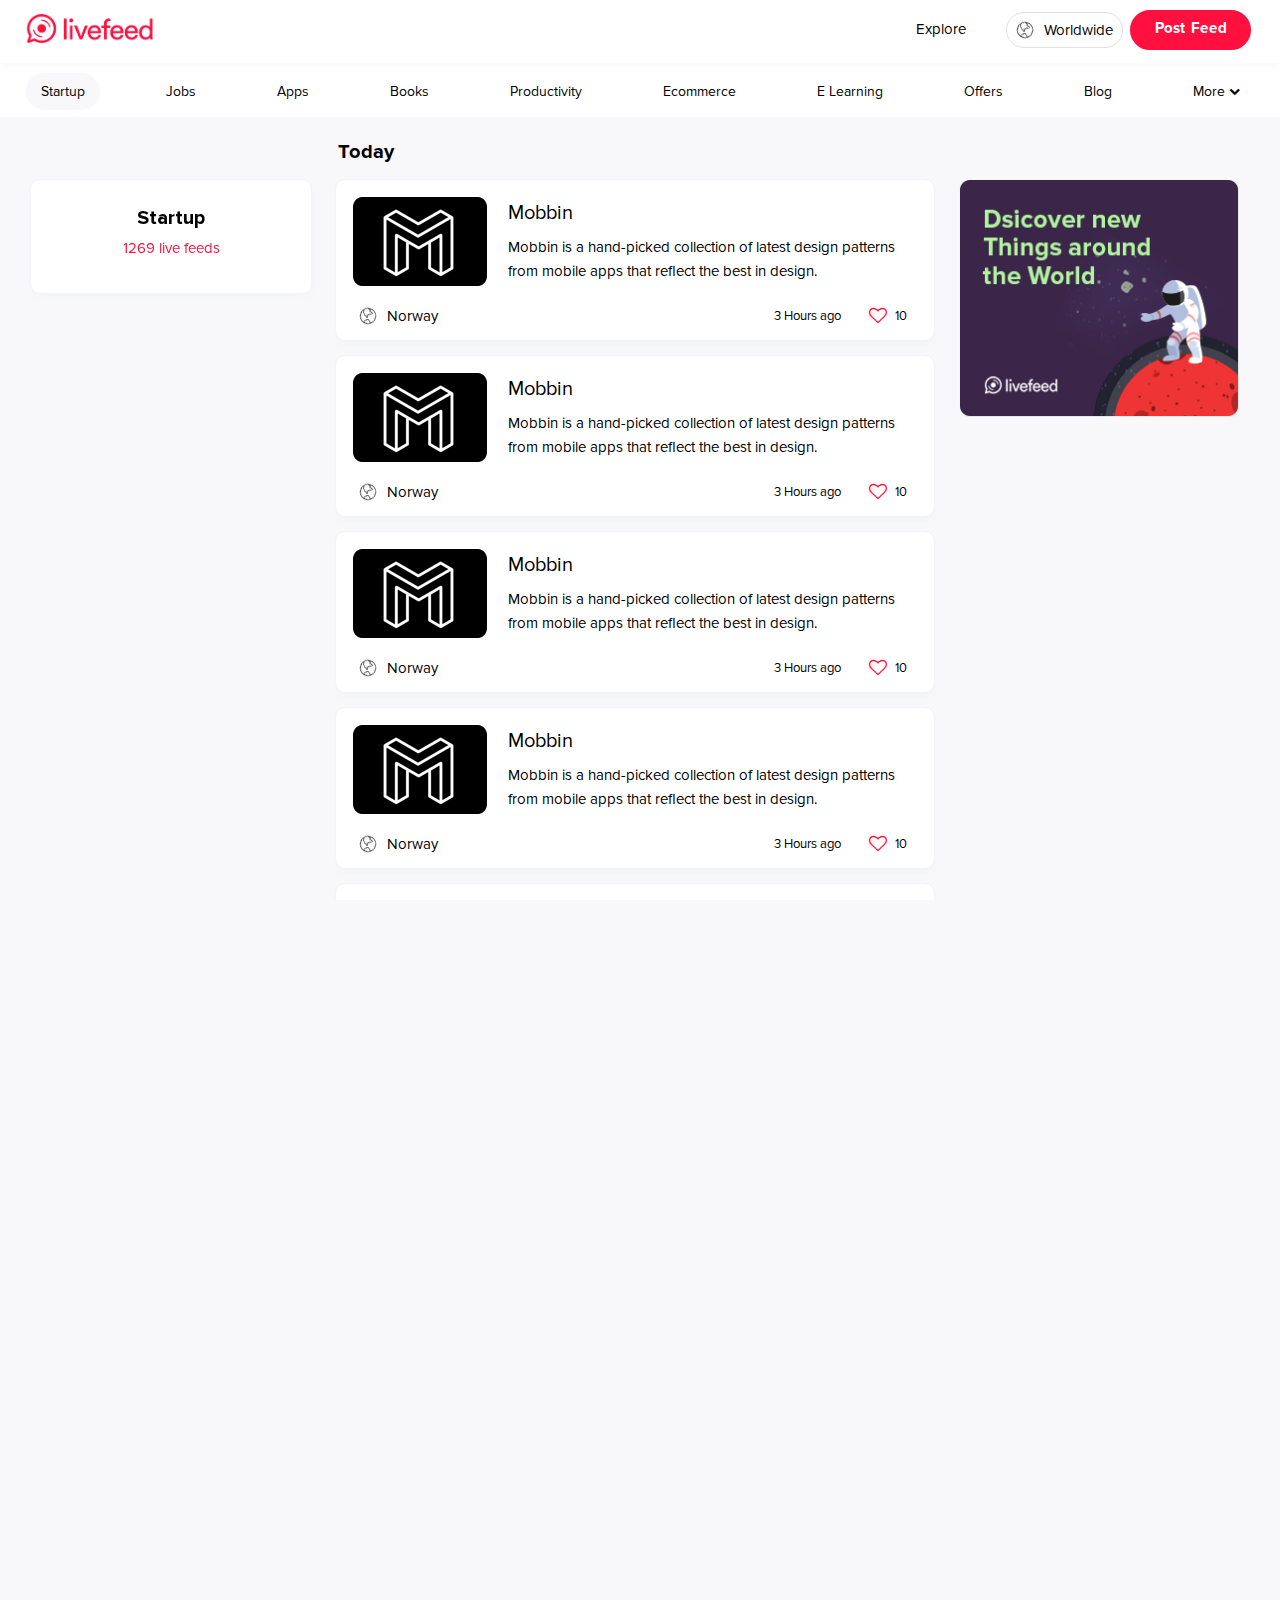
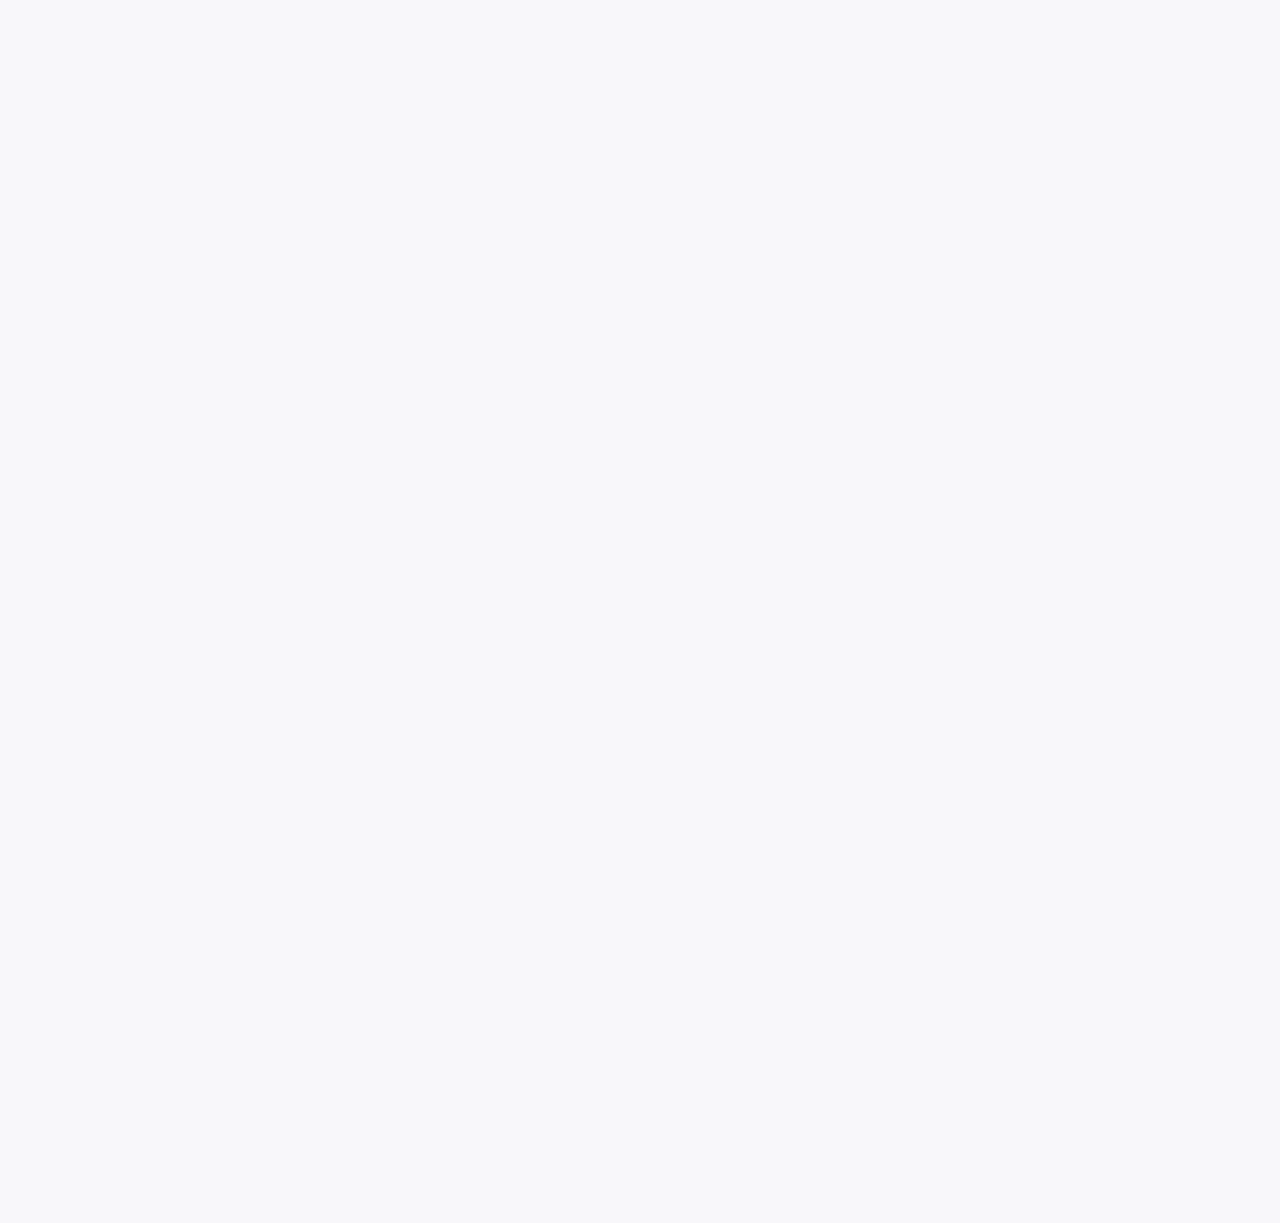
<file: index.html>
<!DOCTYPE html>
<html>

<head>
    <meta charset="utf-8" />
    <meta http-equiv="X-UA-Compatible" content="IE=edge">
    <title>Page Title</title>
    <meta name="viewport" content="width=device-width, initial-scale=1">
    <link rel="stylesheet" href="https://stackpath.bootstrapcdn.com/bootstrap/4.1.3/css/bootstrap.min.css" integrity="sha384-MCw98/SFnGE8fJT3GXwEOngsV7Zt27NXFoaoApmYm81iuXoPkFOJwJ8ERdknLPMO"
        crossorigin="anonymous">
    <link rel="stylesheet" href="https://stackpath.bootstrapcdn.com/font-awesome/4.7.0/css/font-awesome.min.css">
    <link rel="stylesheet" href="assets/css/fonts.css">
    <link rel="stylesheet" href="assets/css/perfect-scrollbar.css">
    <link rel="stylesheet" type="text/css" media="screen" href="assets/css/main.css" />
</head>

<body id="main">

    <div class="index-page">
        <header class="header">
            <div class="top-header">
                <div class="logo-container">
                    <div class="logo-box">
                        <img src="assets/img/logo.png" alt="" class="logo">
                    </div>
                    <div class="menu-toggle-button">
                        <div class="sw-topper"></div>
                        <div class="sw-bottom"></div>
                        <div class="sw-footer"></div>
                    </div>
                </div>
                <nav class="right-nav">
                    <ol>
                        <li class="explore"><a href="/categories.html">Explore</a></li>
                        <li class="countries-container">
                            <div class="countries-execute">
                                <img src="assets/img/globe.png" alt=""> <span>Worldwide</span>
                            </div>
                            <ul id="countries-list" class="countries-list"></ul>
                        </li>
                        <li class="post-feed-button"><a href="javascript:void(0)">Post Feed</a></li>
                    </ol>
                </nav>
            </div>
            <div class="bottom-header">
                <div class="container-live-feed">
                    <div class="desktop-menu">
                        <ul class="desktop-menu-list"></ul>
                    </div>
                </div>
            </div>
            
            <div class="mobile-menu">
                <div class="close-button"><img src="assets/img/close_icon.svg" alt=""></div>
                <ul class="mobile-menu-list"></ul>
            </div>
            <div class="backdrop"></div>
        </header>
        <div class="main-body">
            <div class="feed-container clearfix">
                <div class="feed-left">
                    <div class="live-feeds">
                        <div class="live-feeds-title">Startup</div>
                        <div class="live-feeds-count">1269 live feeds</div>
                    </div>
                </div>
                <div class="feed-center">
                    <div class="feed-group">
                        <div class="feed-title">
                            Today
                        </div>
                        <div class="feed-item">
                            <div class="feed-main-row">
                                <div class="feed-item-img">
                                    <img src="assets/img/blog.png" alt="">
                                </div>
                                <div class="feed-item-info">
                                    <div class="feed-item-title">
                                        <a href="javascript:void(0)">Mobbin</a>
                                    </div>
                                    <div class="feed-item-descr">
                                        Mobbin is a hand-picked collection of latest design patterns from mobile apps
                                        that reflect the best in design.
                                    </div>
                                </div>
                            </div>
                            <div class="feed-below-row">
                                <div class="feed-item-geo">
                                    <img src="assets/img/globe.png" alt=""> <span>Norway</span>
                                </div>
                                <div class="feed-below-right">
                                    <div class="feed-post-time">
                                        3 Hours ago
                                    </div>
                                    <div class="feed-like">
                                        <i class="fa fa-heart-o"></i>
                                        <i class="fa fa-heart"></i>
                                        <span>10</span>
                                    </div>
                                </div>
                            </div>
                        </div>
                        <div class="feed-item">
                            <div class="feed-main-row">
                                <div class="feed-item-img">
                                    <img src="assets/img/blog.png" alt="">
                                </div>
                                <div class="feed-item-info">
                                    <div class="feed-item-title">
                                        <a href="javascript:void(0)">Mobbin</a>
                                    </div>
                                    <div class="feed-item-descr">
                                        Mobbin is a hand-picked collection of latest design patterns from mobile apps
                                        that reflect the best in design.
                                    </div>
                                </div>
                            </div>
                            <div class="feed-below-row">
                                <div class="feed-item-geo">
                                    <img src="assets/img/globe.png" alt=""> <span>Norway</span>
                                </div>
                                <div class="feed-below-right">
                                    <div class="feed-post-time">
                                        3 Hours ago
                                    </div>
                                    <div class="feed-like">
                                        <i class="fa fa-heart-o"></i>
                                        <i class="fa fa-heart"></i>
                                        <span>10</span>
                                    </div>
                                </div>
                            </div>
                        </div>
                        <div class="feed-item">
                            <div class="feed-main-row">
                                <div class="feed-item-img">
                                    <img src="assets/img/blog.png" alt="">
                                </div>
                                <div class="feed-item-info">
                                    <div class="feed-item-title">
                                        <a href="javascript:void(0)">Mobbin</a>
                                    </div>
                                    <div class="feed-item-descr">
                                        Mobbin is a hand-picked collection of latest design patterns from mobile apps
                                        that reflect the best in design.
                                    </div>
                                </div>
                            </div>
                            <div class="feed-below-row">
                                <div class="feed-item-geo">
                                    <img src="assets/img/globe.png" alt=""> <span>Norway</span>
                                </div>
                                <div class="feed-below-right">
                                    <div class="feed-post-time">
                                        3 Hours ago
                                    </div>
                                    <div class="feed-like">
                                        <i class="fa fa-heart-o"></i>
                                        <i class="fa fa-heart"></i>
                                        <span>10</span>
                                    </div>
                                </div>
                            </div>
                        </div>
                        <div class="feed-item">
                            <div class="feed-main-row">
                                <div class="feed-item-img">
                                    <img src="assets/img/blog.png" alt="">
                                </div>
                                <div class="feed-item-info">
                                    <div class="feed-item-title">
                                        <a href="javascript:void(0)">Mobbin</a>
                                    </div>
                                    <div class="feed-item-descr">
                                        Mobbin is a hand-picked collection of latest design patterns from mobile apps
                                        that reflect the best in design.
                                    </div>
                                </div>
                            </div>
                            <div class="feed-below-row">
                                <div class="feed-item-geo">
                                    <img src="assets/img/globe.png" alt=""> <span>Norway</span>
                                </div>
                                <div class="feed-below-right">
                                    <div class="feed-post-time">
                                        3 Hours ago
                                    </div>
                                    <div class="feed-like">
                                        <i class="fa fa-heart-o"></i>
                                        <i class="fa fa-heart"></i>
                                        <span>10</span>
                                    </div>
                                </div>
                            </div>
                        </div>
                        <div class="feed-item">
                            <div class="feed-main-row">
                                <div class="feed-item-img">
                                    <img src="assets/img/blog.png" alt="">
                                </div>
                                <div class="feed-item-info">
                                    <div class="feed-item-title">
                                        <a href="javascript:void(0)">Mobbin</a>
                                    </div>
                                    <div class="feed-item-descr">
                                        Mobbin is a hand-picked collection of latest design patterns from mobile apps
                                        that reflect the best in design.
                                    </div>
                                </div>
                            </div>
                            <div class="feed-below-row">
                                <div class="feed-item-geo">
                                    <img src="assets/img/globe.png" alt=""> <span>Norway</span>
                                </div>
                                <div class="feed-below-right">
                                    <div class="feed-post-time">
                                        3 Hours ago
                                    </div>
                                    <div class="feed-like">
                                        <i class="fa fa-heart-o"></i>
                                        <i class="fa fa-heart"></i>
                                        <span>10</span>
                                    </div>
                                </div>
                            </div>
                        </div>



                    </div>
                    <div class="feed-group">
                        <div class="feed-title">
                            Yesterday
                        </div>
                        <div class="feed-item">
                            <div class="feed-main-row">
                                <div class="feed-item-img">
                                    <img src="assets/img/blog.png" alt="">
                                </div>
                                <div class="feed-item-info">
                                    <div class="feed-item-title">
                                        <a href="javascript:void(0)">Mobbin</a>
                                    </div>
                                    <div class="feed-item-descr">
                                        Mobbin is a hand-picked collection of latest design patterns from mobile apps
                                        that reflect the best in design.
                                    </div>
                                </div>
                            </div>
                            <div class="feed-below-row">
                                <div class="feed-item-geo">
                                    <img src="assets/img/globe.png" alt=""> <span>Norway</span>
                                </div>
                                <div class="feed-below-right">
                                    <div class="feed-post-time">
                                        3 Hours ago
                                    </div>
                                    <div class="feed-like">
                                        <i class="fa fa-heart-o"></i>
                                        <i class="fa fa-heart"></i>
                                        <span>10</span>
                                    </div>
                                </div>
                            </div>
                        </div>
                        <div class="feed-item">
                            <div class="feed-main-row">
                                <div class="feed-item-img">
                                    <img src="assets/img/blog.png" alt="">
                                </div>
                                <div class="feed-item-info">
                                    <div class="feed-item-title">
                                        <a href="javascript:void(0)">Mobbin</a>
                                    </div>
                                    <div class="feed-item-descr">
                                        Mobbin is a hand-picked collection of latest design patterns from mobile apps
                                        that reflect the best in design.
                                    </div>
                                </div>
                            </div>
                            <div class="feed-below-row">
                                <div class="feed-item-geo">
                                    <img src="assets/img/globe.png" alt=""> <span>Norway</span>
                                </div>
                                <div class="feed-below-right">
                                    <div class="feed-post-time">
                                        3 Hours ago
                                    </div>
                                    <div class="feed-like">
                                        <i class="fa fa-heart-o"></i>
                                        <i class="fa fa-heart"></i>
                                        <span>10</span>
                                    </div>
                                </div>
                            </div>
                        </div>
                        <div class="feed-item">
                            <div class="feed-main-row">
                                <div class="feed-item-img">
                                    <img src="assets/img/blog.png" alt="">
                                </div>
                                <div class="feed-item-info">
                                    <div class="feed-item-title">
                                        <a href="javascript:void(0)">Mobbin</a>
                                    </div>
                                    <div class="feed-item-descr">
                                        Mobbin is a hand-picked collection of latest design patterns from mobile apps
                                        that reflect the best in design.
                                    </div>
                                </div>
                            </div>
                            <div class="feed-below-row">
                                <div class="feed-item-geo">
                                    <img src="assets/img/globe.png" alt=""> <span>Norway</span>
                                </div>
                                <div class="feed-below-right">
                                    <div class="feed-post-time">
                                        3 Hours ago
                                    </div>
                                    <div class="feed-like">
                                        <i class="fa fa-heart-o"></i>
                                        <i class="fa fa-heart"></i>
                                        <span>10</span>
                                    </div>
                                </div>
                            </div>
                        </div>
                        <div class="feed-item">
                            <div class="feed-main-row">
                                <div class="feed-item-img">
                                    <img src="assets/img/blog.png" alt="">
                                </div>
                                <div class="feed-item-info">
                                    <div class="feed-item-title">
                                        <a href="javascript:void(0)">Mobbin</a>
                                    </div>
                                    <div class="feed-item-descr">
                                        Mobbin is a hand-picked collection of latest design patterns from mobile apps
                                        that reflect the best in design.
                                    </div>
                                </div>
                            </div>
                            <div class="feed-below-row">
                                <div class="feed-item-geo">
                                    <img src="assets/img/globe.png" alt=""> <span>Norway</span>
                                </div>
                                <div class="feed-below-right">
                                    <div class="feed-post-time">
                                        3 Hours ago
                                    </div>
                                    <div class="feed-like">
                                        <i class="fa fa-heart-o"></i>
                                        <i class="fa fa-heart"></i>
                                        <span>10</span>
                                    </div>
                                </div>
                            </div>
                        </div>
                    </div>
                    <div class="feed-group">
                            <div class="feed-title">
                                December 11, 2018
                            </div>
                            <div class="feed-item">
                                <div class="feed-main-row">
                                    <div class="feed-item-img">
                                        <img src="assets/img/blog.png" alt="">
                                    </div>
                                    <div class="feed-item-info">
                                        <div class="feed-item-title">
                                            <a href="javascript:void(0)">Mobbin</a>
                                        </div>
                                        <div class="feed-item-descr">
                                            Mobbin is a hand-picked collection of latest design patterns from mobile apps
                                            that reflect the best in design.
                                        </div>
                                    </div>
                                </div>
                                <div class="feed-below-row">
                                    <div class="feed-item-geo">
                                        <img src="assets/img/globe.png" alt=""> <span>Norway</span>
                                    </div>
                                    <div class="feed-below-right">
                                        <div class="feed-post-time">
                                            3 Hours ago
                                        </div>
                                        <div class="feed-like">
                                            <i class="fa fa-heart-o"></i>
                                            <i class="fa fa-heart"></i>
                                            <span>10</span>
                                        </div>
                                    </div>
                                </div>
                            </div>
                            <div class="feed-item">
                                <div class="feed-main-row">
                                    <div class="feed-item-img">
                                        <img src="assets/img/blog.png" alt="">
                                    </div>
                                    <div class="feed-item-info">
                                        <div class="feed-item-title">
                                            <a href="javascript:void(0)">Mobbin</a>
                                        </div>
                                        <div class="feed-item-descr">
                                            Mobbin is a hand-picked collection of latest design patterns from mobile apps
                                            that reflect the best in design.
                                        </div>
                                    </div>
                                </div>
                                <div class="feed-below-row">
                                    <div class="feed-item-geo">
                                        <img src="assets/img/globe.png" alt=""> <span>Norway</span>
                                    </div>
                                    <div class="feed-below-right">
                                        <div class="feed-post-time">
                                            3 Hours ago
                                        </div>
                                        <div class="feed-like">
                                            <i class="fa fa-heart-o"></i>
                                            <i class="fa fa-heart"></i>
                                            <span>10</span>
                                        </div>
                                    </div>
                                </div>
                            </div>
                            <div class="feed-item">
                                <div class="feed-main-row">
                                    <div class="feed-item-img">
                                        <img src="assets/img/blog.png" alt="">
                                    </div>
                                    <div class="feed-item-info">
                                        <div class="feed-item-title">
                                            <a href="javascript:void(0)">Mobbin</a>
                                        </div>
                                        <div class="feed-item-descr">
                                            Mobbin is a hand-picked collection of latest design patterns from mobile apps
                                            that reflect the best in design.
                                        </div>
                                    </div>
                                </div>
                                <div class="feed-below-row">
                                    <div class="feed-item-geo">
                                        <img src="assets/img/globe.png" alt=""> <span>Norway</span>
                                    </div>
                                    <div class="feed-below-right">
                                        <div class="feed-post-time">
                                            3 Hours ago
                                        </div>
                                        <div class="feed-like">
                                            <i class="fa fa-heart-o"></i>
                                            <i class="fa fa-heart"></i>
                                            <span>10</span>
                                        </div>
                                    </div>
                                </div>
                            </div>
                            <div class="feed-item">
                                <div class="feed-main-row">
                                    <div class="feed-item-img">
                                        <img src="assets/img/blog.png" alt="">
                                    </div>
                                    <div class="feed-item-info">
                                        <div class="feed-item-title">
                                            <a href="javascript:void(0)">Mobbin</a>
                                        </div>
                                        <div class="feed-item-descr">
                                            Mobbin is a hand-picked collection of latest design patterns from mobile apps
                                            that reflect the best in design.
                                        </div>
                                    </div>
                                </div>
                                <div class="feed-below-row">
                                    <div class="feed-item-geo">
                                        <img src="assets/img/globe.png" alt=""> <span>Norway</span>
                                    </div>
                                    <div class="feed-below-right">
                                        <div class="feed-post-time">
                                            3 Hours ago
                                        </div>
                                        <div class="feed-like">
                                            <i class="fa fa-heart-o"></i>
                                            <i class="fa fa-heart"></i>
                                            <span>10</span>
                                        </div>
                                    </div>
                                </div>
                            </div>
                        </div>
                        <div class="feed-loading">
                                <img src="assets/img/loading.png" alt="">
                                <span>loading...</span>
                            </div>
                </div>
                <div class="feed-right">
                    <img src="assets/img/discover.png" alt="">
                </div>
            </div>
        </div>
    </div>



    <script src="https://cdnjs.cloudflare.com/ajax/libs/jquery/3.3.1/jquery.min.js"></script>
    <script src="https://cdnjs.cloudflare.com/ajax/libs/popper.js/1.14.3/umd/popper.min.js" integrity="sha384-ZMP7rVo3mIykV+2+9J3UJ46jBk0WLaUAdn689aCwoqbBJiSnjAK/l8WvCWPIPm49"
        crossorigin="anonymous"></script>
    <script src="https://cdnjs.cloudflare.com/ajax/libs/twitter-bootstrap/4.1.3/js/bootstrap.min.js"></script>
    <script src="assets/js/perfect-scrollbar.min.js"></script>
    <script>
        let version = 'default';
    </script>
    <script src="assets/js/main.js"></script>
</body>

</html>
</file>
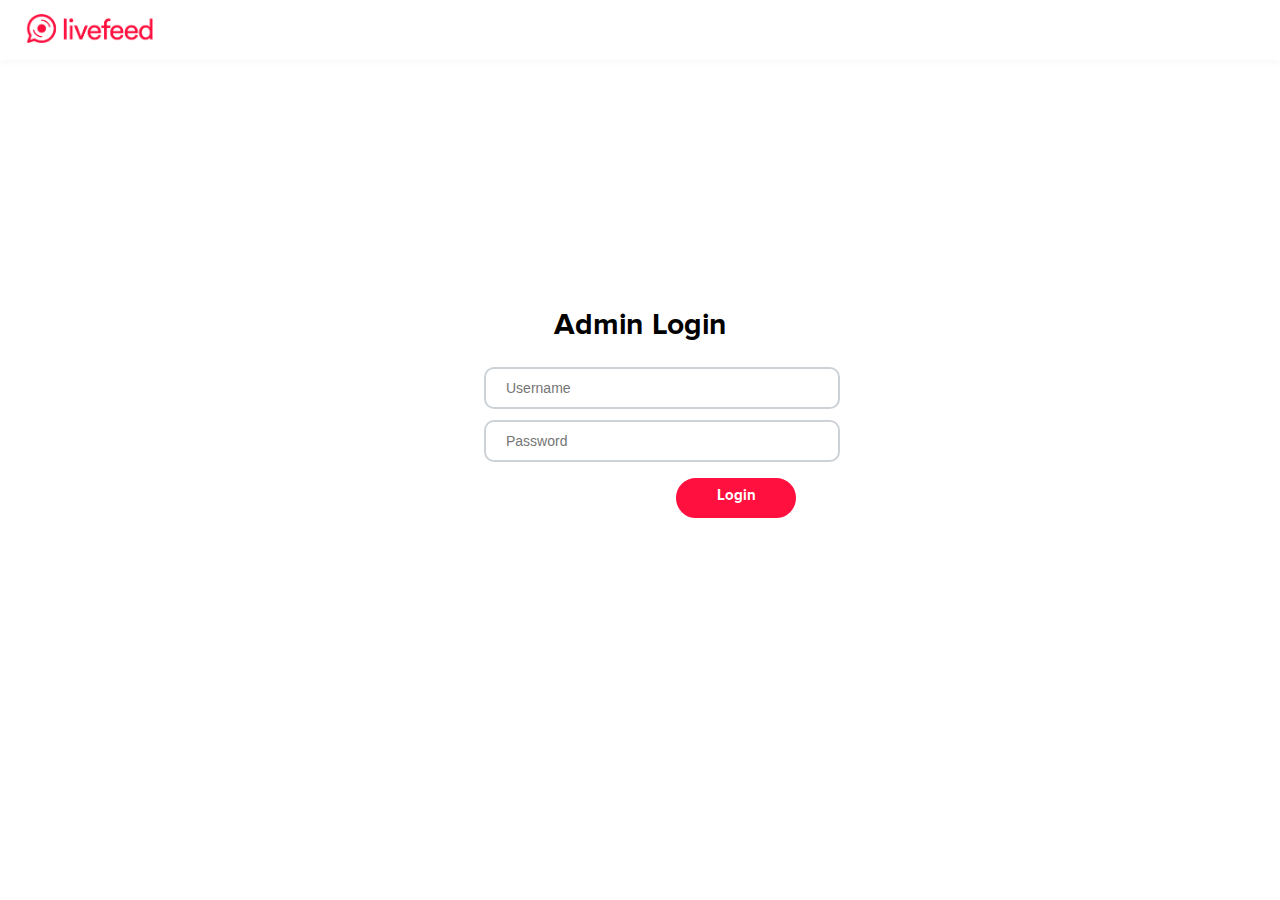
<file: adimn.html>
<!DOCTYPE html>
<html>

<head>
    <meta charset="utf-8" />
    <meta http-equiv="X-UA-Compatible" content="IE=edge">
    <title>Page Title</title>
    <meta name="viewport" content="width=device-width, initial-scale=1">
    <link rel="stylesheet" href="https://stackpath.bootstrapcdn.com/bootstrap/4.1.3/css/bootstrap.min.css" integrity="sha384-MCw98/SFnGE8fJT3GXwEOngsV7Zt27NXFoaoApmYm81iuXoPkFOJwJ8ERdknLPMO"
        crossorigin="anonymous">
    <link rel="stylesheet" href="https://stackpath.bootstrapcdn.com/font-awesome/4.7.0/css/font-awesome.min.css">
    <link rel="stylesheet" href="assets/css/fonts.css">
    <link rel="stylesheet" href="assets/css/perfect-scrollbar.css">
    <link rel="stylesheet" type="text/css" media="screen" href="assets/css/main.css" />
</head>

<body id="main" class="cat-main">

    <div class="categories-page">
        <header class="header">
            <div class="top-header">
                <div class="logo-container">
                    <div class="logo-box">
                        <img src="assets/img/logo.png" alt="" class="logo">
                    </div>                    
                </div>                
            </div>
        </header>
        <div class="main-body">
            <div class="admin-body">
                <h1>Admin Login</h1>
                <form action="/" class="admin-form clearfix">
                    <div class="input-cont">
                        <input type="text" id="login" placeholder="Username">
                    </div>
                    <div class="input-cont">
                        <input type="password" id="pass" placeholder="Password">
                    </div>
                    <div class="form-below">
                        <span class="login-submit">
                            <a href="javascript:void(0)" type="submit">Login</a>
                        </span>
                    </div>
                </form>
            </div>
        </div>
    </div>



    <script src="https://cdnjs.cloudflare.com/ajax/libs/jquery/3.3.1/jquery.min.js"></script>
    <script src="https://cdnjs.cloudflare.com/ajax/libs/popper.js/1.14.3/umd/popper.min.js" integrity="sha384-ZMP7rVo3mIykV+2+9J3UJ46jBk0WLaUAdn689aCwoqbBJiSnjAK/l8WvCWPIPm49"
        crossorigin="anonymous"></script>
    <script src="https://cdnjs.cloudflare.com/ajax/libs/twitter-bootstrap/4.1.3/js/bootstrap.min.js"></script>
    <script src="assets/js/perfect-scrollbar.min.js"></script>
    <script src="assets/js/main.js"></script>
</body>

</html>
</file>
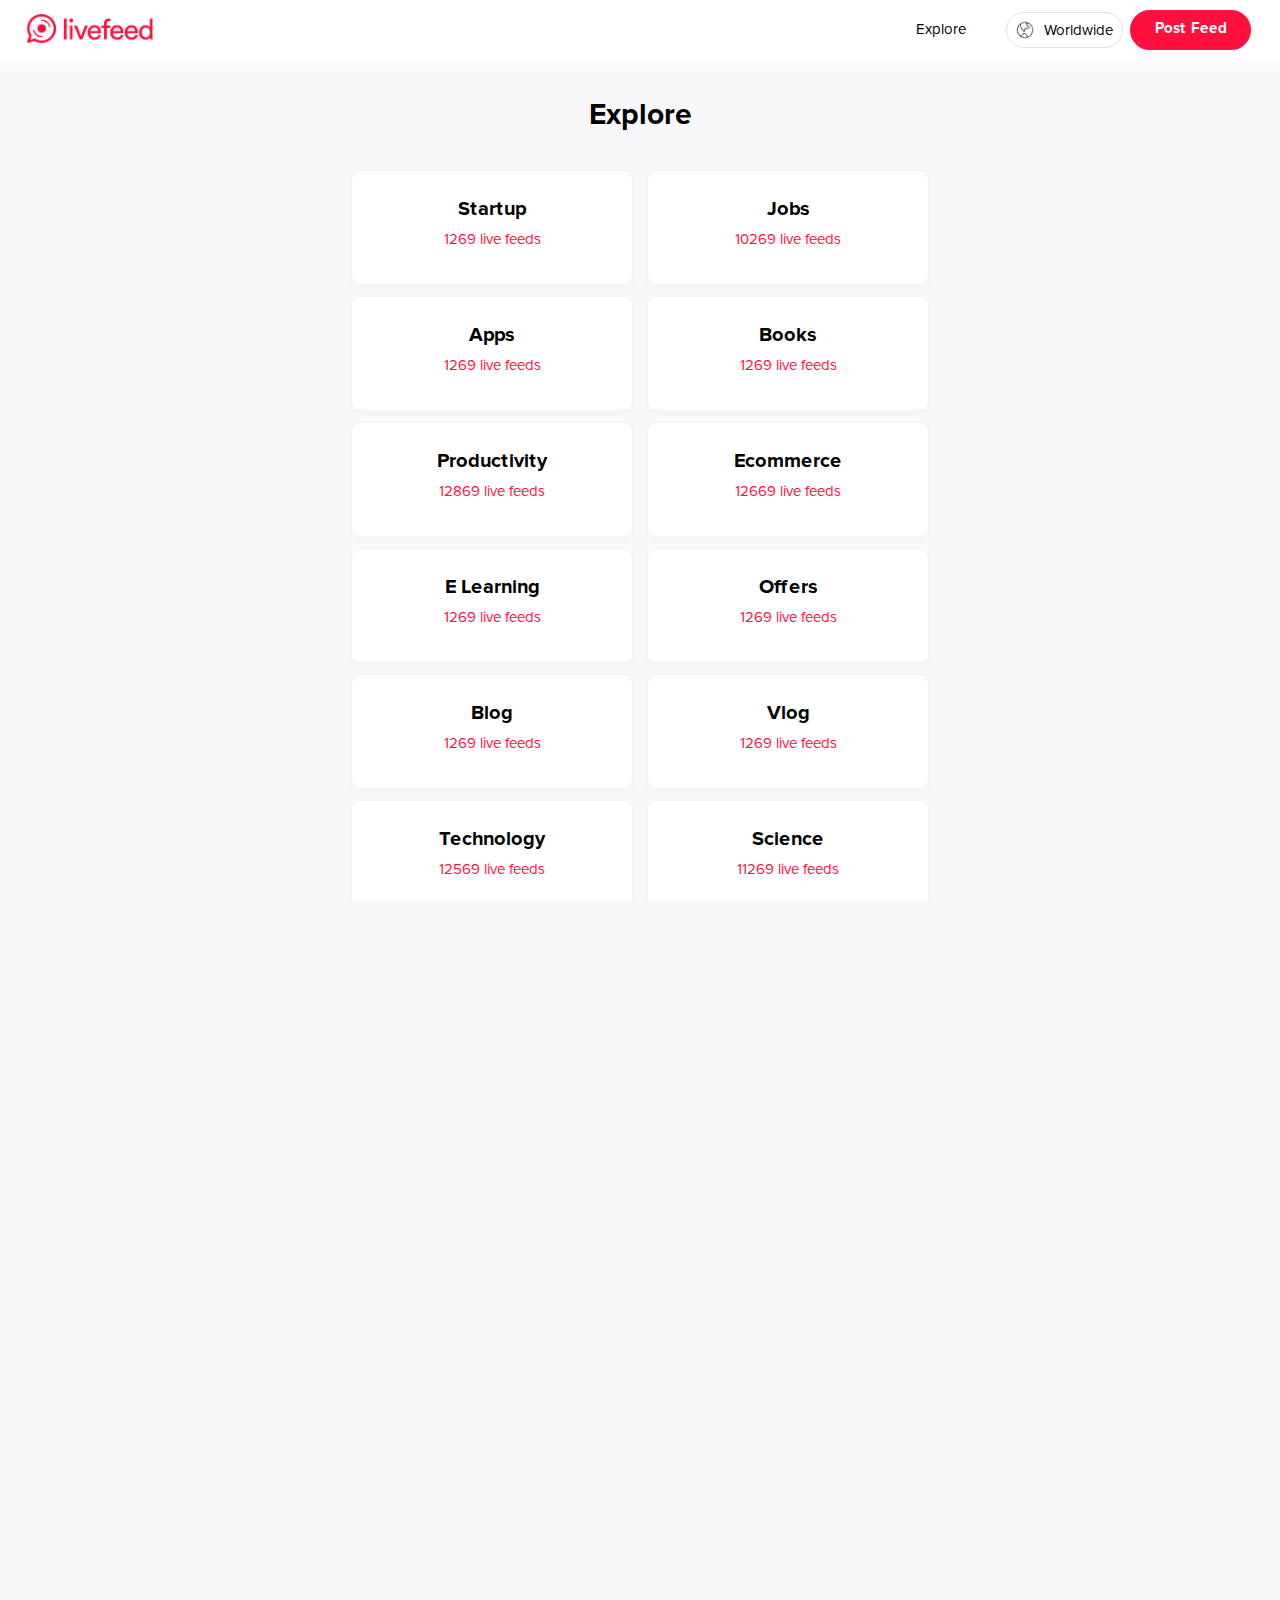
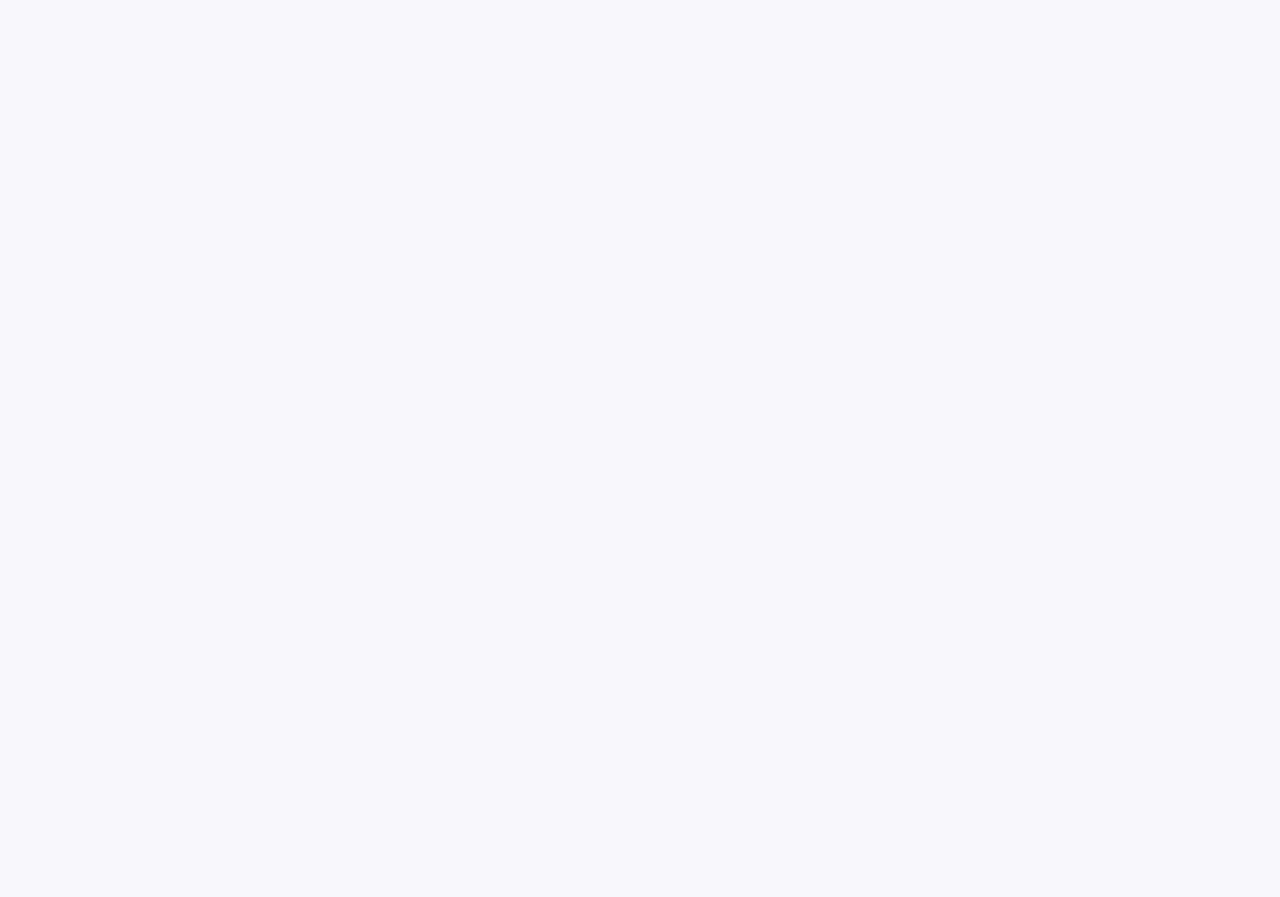
<file: categories.html>
<!DOCTYPE html>
<html>

<head>
    <meta charset="utf-8" />
    <meta http-equiv="X-UA-Compatible" content="IE=edge">
    <title>Page Title</title>
    <meta name="viewport" content="width=device-width, initial-scale=1">
    <link rel="stylesheet" href="https://stackpath.bootstrapcdn.com/bootstrap/4.1.3/css/bootstrap.min.css" integrity="sha384-MCw98/SFnGE8fJT3GXwEOngsV7Zt27NXFoaoApmYm81iuXoPkFOJwJ8ERdknLPMO"
        crossorigin="anonymous">
    <link rel="stylesheet" href="https://stackpath.bootstrapcdn.com/font-awesome/4.7.0/css/font-awesome.min.css">
    <link rel="stylesheet" href="assets/css/fonts.css">
    <link rel="stylesheet" href="assets/css/perfect-scrollbar.css">
    <link rel="stylesheet" type="text/css" media="screen" href="assets/css/main.css" />
</head>

<body id="main">

    <div class="categories-page">
        <header class="header">
            <div class="top-header">
                <div class="logo-container">
                    <div class="logo-box">
                        <img src="assets/img/logo.png" alt="" class="logo">
                    </div>
                    <div class="menu-toggle-button">
                        <div class="sw-topper"></div>
                        <div class="sw-bottom"></div>
                        <div class="sw-footer"></div>
                    </div>
                </div>
                <nav class="right-nav">
                    <ol>
                        <li class="explore"><a href="/categories.html">Explore</a></li>
                        <li class="countries-container">
                            <div class="countries-execute">
                                <img src="assets/img/globe.png" alt=""> <span>Worldwide</span>
                            </div>
                            <ul id="countries-list" class="countries-list"></ul>
                        </li>
                        <li class="post-feed-button"><a href="javascript:void(0)">Post Feed</a></li>
                    </ol>
                </nav>
            </div>
            
            <div class="mobile-menu">
                <div class="close-button"><img src="assets/img/close_icon.svg" alt=""></div>
                <ul class="mobile-menu-list"></ul>
            </div>
            <div class="backdrop"></div>
        </header>
        <div class="main-body">
            <div class="categories-body">
                <h1>Explore</h1>
                <div class="categories-cont"></div>
            </div>
        </div>
    </div>



    <script src="https://cdnjs.cloudflare.com/ajax/libs/jquery/3.3.1/jquery.min.js"></script>
    <script src="https://cdnjs.cloudflare.com/ajax/libs/popper.js/1.14.3/umd/popper.min.js" integrity="sha384-ZMP7rVo3mIykV+2+9J3UJ46jBk0WLaUAdn689aCwoqbBJiSnjAK/l8WvCWPIPm49"
        crossorigin="anonymous"></script>
    <script src="https://cdnjs.cloudflare.com/ajax/libs/twitter-bootstrap/4.1.3/js/bootstrap.min.js"></script>
    <script src="assets/js/perfect-scrollbar.min.js"></script>
    <script src="assets/js/main.js"></script>
</body>

</html>
</file>
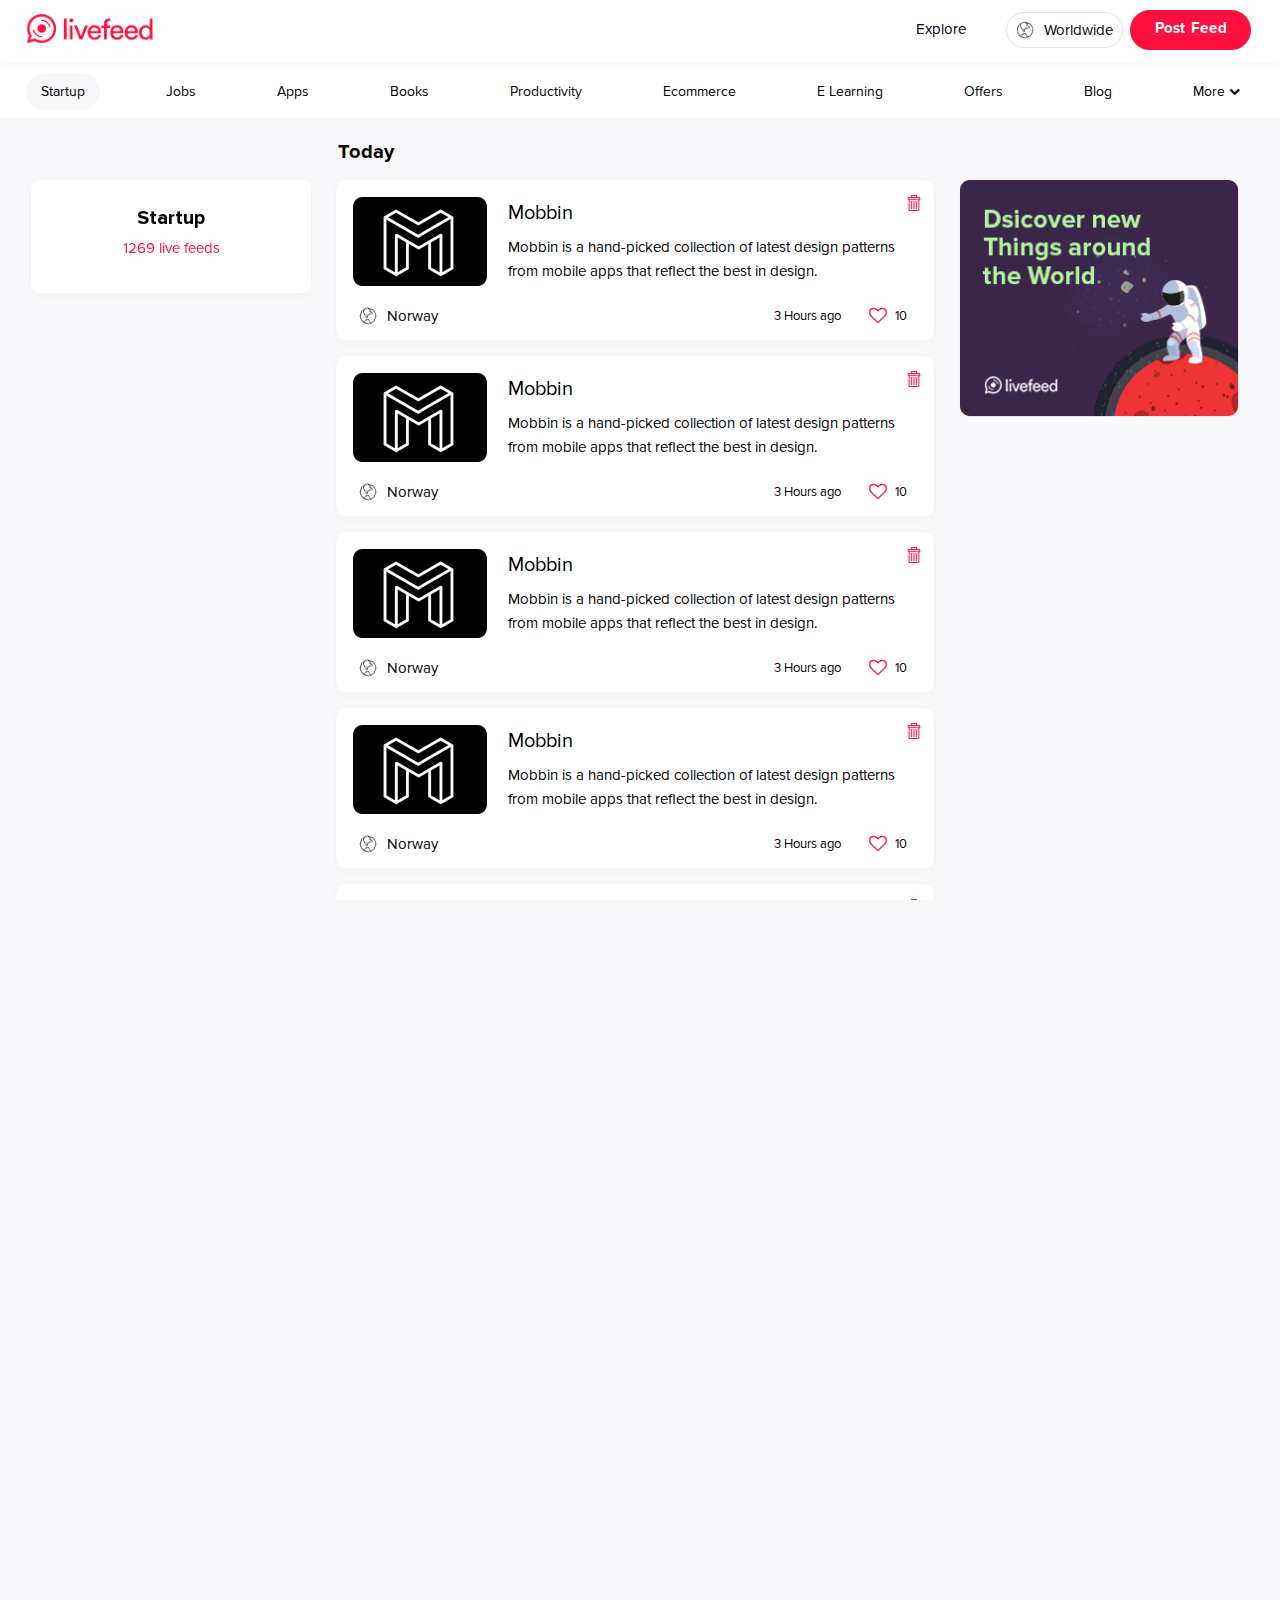
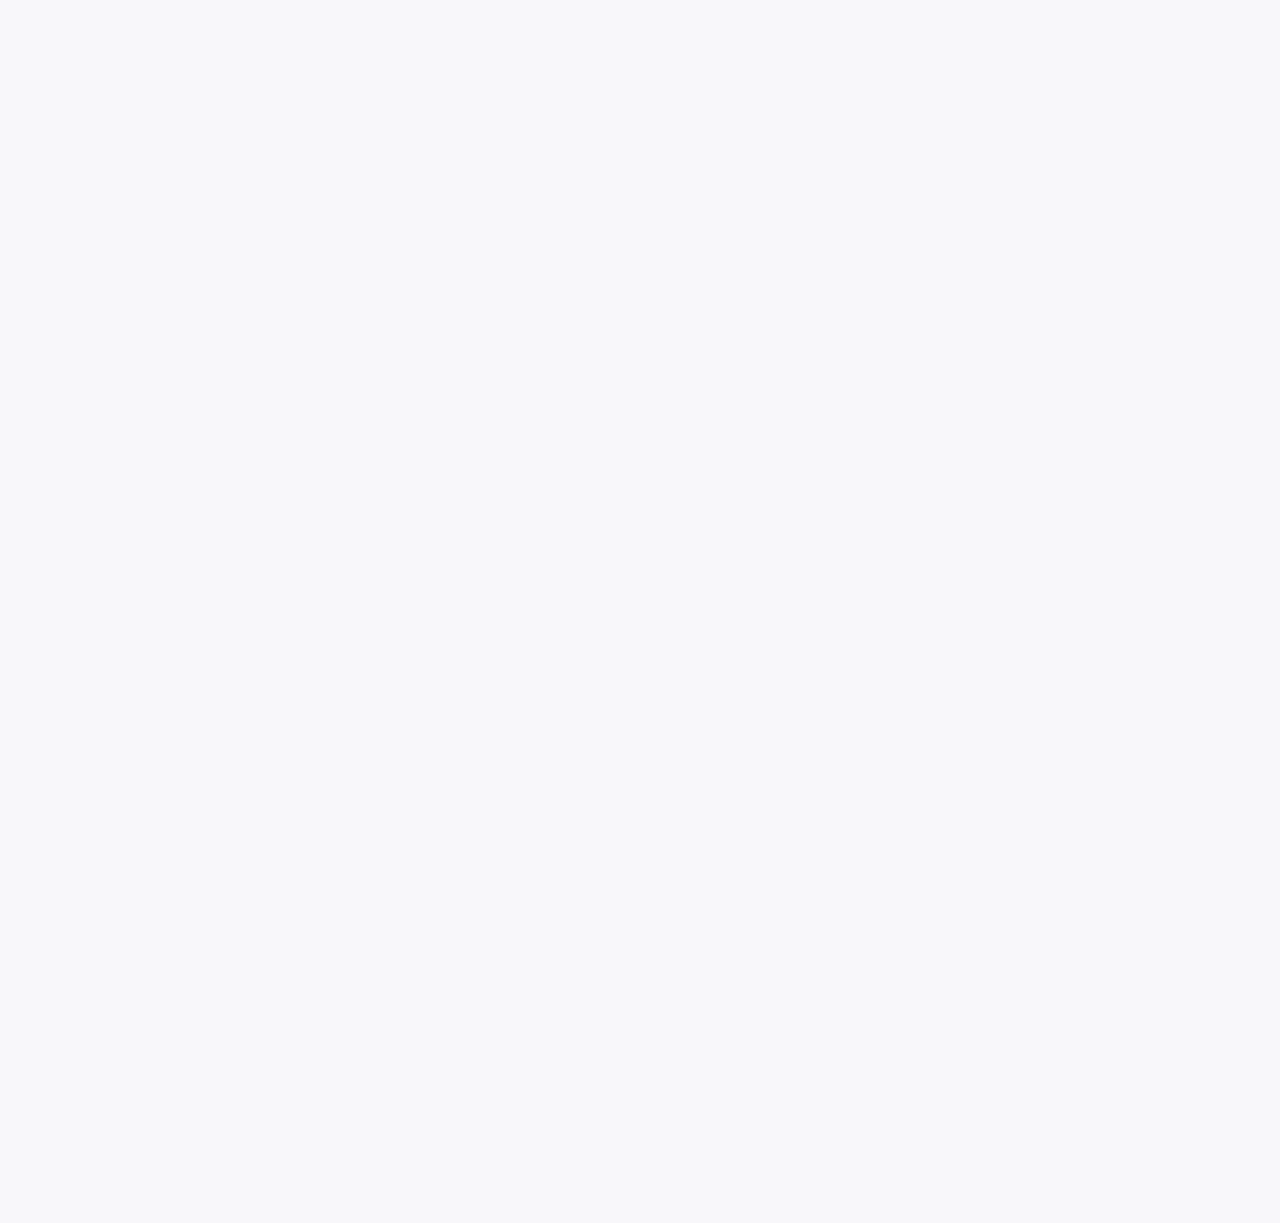
<file: index-admin.html>
<!DOCTYPE html>
<html>

<head>
    <meta charset="utf-8" />
    <meta http-equiv="X-UA-Compatible" content="IE=edge">
    <title>Page Title</title>
    <meta name="viewport" content="width=device-width, initial-scale=1">
    <link rel="stylesheet" href="https://stackpath.bootstrapcdn.com/bootstrap/4.1.3/css/bootstrap.min.css" integrity="sha384-MCw98/SFnGE8fJT3GXwEOngsV7Zt27NXFoaoApmYm81iuXoPkFOJwJ8ERdknLPMO"
        crossorigin="anonymous">
    <link rel="stylesheet" href="https://stackpath.bootstrapcdn.com/font-awesome/4.7.0/css/font-awesome.min.css">
    <link rel="stylesheet" href="assets/css/fonts.css">
    <link rel="stylesheet" href="assets/css/perfect-scrollbar.css">
    <link rel="stylesheet" type="text/css" media="screen" href="assets/css/main.css" />
</head>

<body id="main">

    <div class="index-page">
        <header class="header">
            <div class="top-header">
                <div class="logo-container">
                    <div class="logo-box">
                        <img src="assets/img/logo.png" alt="" class="logo">
                    </div>
                    <div class="menu-toggle-button">
                        <div class="sw-topper"></div>
                        <div class="sw-bottom"></div>
                        <div class="sw-footer"></div>
                    </div>
                </div>
                <nav class="right-nav">
                    <ol>
                        <li class="explore"><a href="/categories.html">Explore</a></li>
                        <li class="countries-container">
                            <div class="countries-execute">
                                <img src="assets/img/globe.png" alt=""> <span>Worldwide</span>
                            </div>
                            <ul id="countries-list" class="countries-list"></ul>
                        </li>
                        <li class="post-feed-button"><a href="javascript:void(0)">Post Feed</a></li>
                    </ol>
                </nav>
            </div>
            <div class="bottom-header">
                <div class="container-live-feed">
                    <div class="desktop-menu">
                        <ul class="desktop-menu-list"></ul>
                    </div>
                </div>
            </div>
            
            <div class="mobile-menu">
                <div class="close-button"><img src="assets/img/close_icon.svg" alt=""></div>
                <ul class="mobile-menu-list"></ul>
            </div>
            <div class="backdrop"></div>
        </header>
        <div class="main-body">
            <div class="feed-container clearfix">
                <div class="feed-left">
                    <div class="live-feeds">
                        <div class="live-feeds-title">Startup</div>
                        <div class="live-feeds-count">1269 live feeds</div>
                    </div>
                </div>
                <div class="feed-center">
                    <div class="feed-group">
                        <div class="feed-title">
                            Today
                        </div>
                        <div class="feed-item">
                            <div class="feed-main-row">
                                <div class="feed-item-img">
                                    <img src="assets/img/blog.png" alt="">
                                </div>
                                <div class="feed-item-info">
                                    <div class="feed-item-title">
                                        <a href="javascript:void(0)">Mobbin</a>
                                    </div>
                                    <div class="feed-item-descr">
                                        Mobbin is a hand-picked collection of latest design patterns from mobile apps
                                        that reflect the best in design.
                                    </div>
                                </div>
                                <div class="feed-item-delete">
                                    <img src="assets/img/delete.png" alt="">
                                </div>
                            </div>
                            <div class="feed-below-row">
                                <div class="feed-item-geo">
                                    <img src="assets/img/globe.png" alt=""> <span>Norway</span>
                                </div>
                                <div class="feed-below-right">
                                    <div class="feed-post-time">
                                        3 Hours ago
                                    </div>
                                    <div class="feed-like">
                                        <i class="fa fa-heart-o"></i>
                                        <i class="fa fa-heart"></i>
                                        <span>10</span>
                                    </div>
                                </div>
                            </div>
                        </div>
                        <div class="feed-item">
                            <div class="feed-main-row">
                                <div class="feed-item-img">
                                    <img src="assets/img/blog.png" alt="">
                                </div>
                                <div class="feed-item-info">
                                    <div class="feed-item-title">
                                        <a href="javascript:void(0)">Mobbin</a>
                                    </div>
                                    <div class="feed-item-descr">
                                        Mobbin is a hand-picked collection of latest design patterns from mobile apps
                                        that reflect the best in design.
                                    </div>
                                </div>
                                <div class="feed-item-delete">
                                    <img src="assets/img/delete.png" alt="">
                                </div>
                            </div>
                            <div class="feed-below-row">
                                <div class="feed-item-geo">
                                    <img src="assets/img/globe.png" alt=""> <span>Norway</span>
                                </div>
                                <div class="feed-below-right">
                                    <div class="feed-post-time">
                                        3 Hours ago
                                    </div>
                                    <div class="feed-like">
                                        <i class="fa fa-heart-o"></i>
                                        <i class="fa fa-heart"></i>
                                        <span>10</span>
                                    </div>
                                </div>
                            </div>
                        </div>
                        <div class="feed-item">
                            <div class="feed-main-row">
                                <div class="feed-item-img">
                                    <img src="assets/img/blog.png" alt="">
                                </div>
                                <div class="feed-item-info">
                                    <div class="feed-item-title">
                                        <a href="javascript:void(0)">Mobbin</a>
                                    </div>
                                    <div class="feed-item-descr">
                                        Mobbin is a hand-picked collection of latest design patterns from mobile apps
                                        that reflect the best in design.
                                    </div>
                                </div>
                                <div class="feed-item-delete">
                                    <img src="assets/img/delete.png" alt="">
                                </div>
                            </div>
                            <div class="feed-below-row">
                                <div class="feed-item-geo">
                                    <img src="assets/img/globe.png" alt=""> <span>Norway</span>
                                </div>
                                <div class="feed-below-right">
                                    <div class="feed-post-time">
                                        3 Hours ago
                                    </div>
                                    <div class="feed-like">
                                        <i class="fa fa-heart-o"></i>
                                        <i class="fa fa-heart"></i>
                                        <span>10</span>
                                    </div>
                                </div>
                            </div>
                        </div>
                        <div class="feed-item">
                            <div class="feed-main-row">
                                <div class="feed-item-img">
                                    <img src="assets/img/blog.png" alt="">
                                </div>
                                <div class="feed-item-info">
                                    <div class="feed-item-title">
                                        <a href="javascript:void(0)">Mobbin</a>
                                    </div>
                                    <div class="feed-item-descr">
                                        Mobbin is a hand-picked collection of latest design patterns from mobile apps
                                        that reflect the best in design.
                                    </div>
                                </div>
                                <div class="feed-item-delete">
                                    <img src="assets/img/delete.png" alt="">
                                </div>
                            </div>
                            <div class="feed-below-row">
                                <div class="feed-item-geo">
                                    <img src="assets/img/globe.png" alt=""> <span>Norway</span>
                                </div>
                                <div class="feed-below-right">
                                    <div class="feed-post-time">
                                        3 Hours ago
                                    </div>
                                    <div class="feed-like">
                                        <i class="fa fa-heart-o"></i>
                                        <i class="fa fa-heart"></i>
                                        <span>10</span>
                                    </div>
                                </div>
                            </div>
                        </div>
                        <div class="feed-item">
                            <div class="feed-main-row">
                                <div class="feed-item-img">
                                    <img src="assets/img/blog.png" alt="">
                                </div>
                                <div class="feed-item-info">
                                    <div class="feed-item-title">
                                        <a href="javascript:void(0)">Mobbin</a>
                                    </div>
                                    <div class="feed-item-descr">
                                        Mobbin is a hand-picked collection of latest design patterns from mobile apps
                                        that reflect the best in design.
                                    </div>
                                </div>
                                <div class="feed-item-delete">
                                    <img src="assets/img/delete.png" alt="">
                                </div>
                            </div>
                            <div class="feed-below-row">
                                <div class="feed-item-geo">
                                    <img src="assets/img/globe.png" alt=""> <span>Norway</span>
                                </div>
                                <div class="feed-below-right">
                                    <div class="feed-post-time">
                                        3 Hours ago
                                    </div>
                                    <div class="feed-like">
                                        <i class="fa fa-heart-o"></i>
                                        <i class="fa fa-heart"></i>
                                        <span>10</span>
                                    </div>
                                </div>
                            </div>
                        </div>



                    </div>
                    <div class="feed-group">
                        <div class="feed-title">
                            Yesterday
                        </div>
                        <div class="feed-item">
                            <div class="feed-main-row">
                                <div class="feed-item-img">
                                    <img src="assets/img/blog.png" alt="">
                                </div>
                                <div class="feed-item-info">
                                    <div class="feed-item-title">
                                        <a href="javascript:void(0)">Mobbin</a>
                                    </div>
                                    <div class="feed-item-descr">
                                        Mobbin is a hand-picked collection of latest design patterns from mobile apps
                                        that reflect the best in design.
                                    </div>
                                </div>
                                <div class="feed-item-delete">
                                    <img src="assets/img/delete.png" alt="">
                                </div>
                            </div>
                            <div class="feed-below-row">
                                <div class="feed-item-geo">
                                    <img src="assets/img/globe.png" alt=""> <span>Norway</span>
                                </div>
                                <div class="feed-below-right">
                                    <div class="feed-post-time">
                                        3 Hours ago
                                    </div>
                                    <div class="feed-like">
                                        <i class="fa fa-heart-o"></i>
                                        <i class="fa fa-heart"></i>
                                        <span>10</span>
                                    </div>
                                </div>
                            </div>
                        </div>
                        <div class="feed-item">
                            <div class="feed-main-row">
                                <div class="feed-item-img">
                                    <img src="assets/img/blog.png" alt="">
                                </div>
                                <div class="feed-item-info">
                                    <div class="feed-item-title">
                                        <a href="javascript:void(0)">Mobbin</a>
                                    </div>
                                    <div class="feed-item-descr">
                                        Mobbin is a hand-picked collection of latest design patterns from mobile apps
                                        that reflect the best in design.
                                    </div>
                                </div>
                                <div class="feed-item-delete">
                                    <img src="assets/img/delete.png" alt="">
                                </div>
                            </div>
                            <div class="feed-below-row">
                                <div class="feed-item-geo">
                                    <img src="assets/img/globe.png" alt=""> <span>Norway</span>
                                </div>
                                <div class="feed-below-right">
                                    <div class="feed-post-time">
                                        3 Hours ago
                                    </div>
                                    <div class="feed-like">
                                        <i class="fa fa-heart-o"></i>
                                        <i class="fa fa-heart"></i>
                                        <span>10</span>
                                    </div>
                                </div>
                            </div>
                        </div>
                        <div class="feed-item">
                            <div class="feed-main-row">
                                <div class="feed-item-img">
                                    <img src="assets/img/blog.png" alt="">
                                </div>
                                <div class="feed-item-info">
                                    <div class="feed-item-title">
                                        <a href="javascript:void(0)">Mobbin</a>
                                    </div>
                                    <div class="feed-item-descr">
                                        Mobbin is a hand-picked collection of latest design patterns from mobile apps
                                        that reflect the best in design.
                                    </div>
                                </div>
                                <div class="feed-item-delete">
                                    <img src="assets/img/delete.png" alt="">
                                </div>
                            </div>
                            <div class="feed-below-row">
                                <div class="feed-item-geo">
                                    <img src="assets/img/globe.png" alt=""> <span>Norway</span>
                                </div>
                                <div class="feed-below-right">
                                    <div class="feed-post-time">
                                        3 Hours ago
                                    </div>
                                    <div class="feed-like">
                                        <i class="fa fa-heart-o"></i>
                                        <i class="fa fa-heart"></i>
                                        <span>10</span>
                                    </div>
                                </div>
                            </div>
                        </div>
                        <div class="feed-item">
                            <div class="feed-main-row">
                                <div class="feed-item-img">
                                    <img src="assets/img/blog.png" alt="">
                                </div>
                                <div class="feed-item-info">
                                    <div class="feed-item-title">
                                        <a href="javascript:void(0)">Mobbin</a>
                                    </div>
                                    <div class="feed-item-descr">
                                        Mobbin is a hand-picked collection of latest design patterns from mobile apps
                                        that reflect the best in design.
                                    </div>
                                </div>
                                <div class="feed-item-delete">
                                    <img src="assets/img/delete.png" alt="">
                                </div>
                            </div>
                            <div class="feed-below-row">
                                <div class="feed-item-geo">
                                    <img src="assets/img/globe.png" alt=""> <span>Norway</span>
                                </div>
                                <div class="feed-below-right">
                                    <div class="feed-post-time">
                                        3 Hours ago
                                    </div>
                                    <div class="feed-like">
                                        <i class="fa fa-heart-o"></i>
                                        <i class="fa fa-heart"></i>
                                        <span>10</span>
                                    </div>
                                </div>
                            </div>
                        </div>
                    </div>
                    <div class="feed-group">
                            <div class="feed-title">
                                December 11, 2018
                            </div>
                            <div class="feed-item">
                                <div class="feed-main-row">
                                    <div class="feed-item-img">
                                        <img src="assets/img/blog.png" alt="">
                                    </div>
                                    <div class="feed-item-info">
                                        <div class="feed-item-title">
                                            <a href="javascript:void(0)">Mobbin</a>
                                        </div>
                                        <div class="feed-item-descr">
                                            Mobbin is a hand-picked collection of latest design patterns from mobile apps
                                            that reflect the best in design.
                                        </div>
                                    </div>
                                    <div class="feed-item-delete">
                                            <img src="assets/img/delete.png" alt="">
                                        </div>
                                </div>
                                <div class="feed-below-row">
                                    <div class="feed-item-geo">
                                        <img src="assets/img/globe.png" alt=""> <span>Norway</span>
                                    </div>
                                    <div class="feed-below-right">
                                        <div class="feed-post-time">
                                            3 Hours ago
                                        </div>
                                        <div class="feed-like">
                                            <i class="fa fa-heart-o"></i>
                                            <i class="fa fa-heart"></i>
                                            <span>10</span>
                                        </div>
                                    </div>
                                </div>
                            </div>
                            <div class="feed-item">
                                <div class="feed-main-row">
                                    <div class="feed-item-img">
                                        <img src="assets/img/blog.png" alt="">
                                    </div>
                                    <div class="feed-item-info">
                                        <div class="feed-item-title">
                                            <a href="javascript:void(0)">Mobbin</a>
                                        </div>
                                        <div class="feed-item-descr">
                                            Mobbin is a hand-picked collection of latest design patterns from mobile apps
                                            that reflect the best in design.
                                        </div>
                                    </div>
                                    <div class="feed-item-delete">
                                            <img src="assets/img/delete.png" alt="">
                                        </div>
                                </div>
                                <div class="feed-below-row">
                                    <div class="feed-item-geo">
                                        <img src="assets/img/globe.png" alt=""> <span>Norway</span>
                                    </div>
                                    <div class="feed-below-right">
                                        <div class="feed-post-time">
                                            3 Hours ago
                                        </div>
                                        <div class="feed-like">
                                            <i class="fa fa-heart-o"></i>
                                            <i class="fa fa-heart"></i>
                                            <span>10</span>
                                        </div>
                                    </div>
                                </div>
                            </div>
                            <div class="feed-item">
                                <div class="feed-main-row">
                                    <div class="feed-item-img">
                                        <img src="assets/img/blog.png" alt="">
                                    </div>
                                    <div class="feed-item-info">
                                        <div class="feed-item-title">
                                            <a href="javascript:void(0)">Mobbin</a>
                                        </div>
                                        <div class="feed-item-descr">
                                            Mobbin is a hand-picked collection of latest design patterns from mobile apps
                                            that reflect the best in design.
                                        </div>
                                    </div>
                                    <div class="feed-item-delete">
                                            <img src="assets/img/delete.png" alt="">
                                        </div>
                                </div>
                                <div class="feed-below-row">
                                    <div class="feed-item-geo">
                                        <img src="assets/img/globe.png" alt=""> <span>Norway</span>
                                    </div>
                                    <div class="feed-below-right">
                                        <div class="feed-post-time">
                                            3 Hours ago
                                        </div>
                                        <div class="feed-like">
                                            <i class="fa fa-heart-o"></i>
                                            <i class="fa fa-heart"></i>
                                            <span>10</span>
                                        </div>
                                    </div>
                                </div>
                            </div>
                            <div class="feed-item">
                                <div class="feed-main-row">
                                    <div class="feed-item-img">
                                        <img src="assets/img/blog.png" alt="">
                                    </div>
                                    <div class="feed-item-info">
                                        <div class="feed-item-title">
                                            <a href="javascript:void(0)">Mobbin</a>
                                        </div>
                                        <div class="feed-item-descr">
                                            Mobbin is a hand-picked collection of latest design patterns from mobile apps
                                            that reflect the best in design.
                                        </div>
                                    </div>
                                    <div class="feed-item-delete">
                                            <img src="assets/img/delete.png" alt="">
                                        </div>
                                </div>
                                <div class="feed-below-row">
                                    <div class="feed-item-geo">
                                        <img src="assets/img/globe.png" alt=""> <span>Norway</span>
                                    </div>
                                    <div class="feed-below-right">
                                        <div class="feed-post-time">
                                            3 Hours ago
                                        </div>
                                        <div class="feed-like">
                                            <i class="fa fa-heart-o"></i>
                                            <i class="fa fa-heart"></i>
                                            <span>10</span>
                                        </div>
                                    </div>
                                </div>
                            </div>
                        </div>
                        <div class="feed-loading">
                            <img src="assets/img/loading.png" alt="">
                            <span>loading...</span>
                        </div>
                </div>
                <div class="feed-right">
                    <img src="assets/img/discover.png" alt="">
                </div>
            </div>
        </div>
    </div>



    <script src="https://cdnjs.cloudflare.com/ajax/libs/jquery/3.3.1/jquery.min.js"></script>
    <script src="https://cdnjs.cloudflare.com/ajax/libs/popper.js/1.14.3/umd/popper.min.js" integrity="sha384-ZMP7rVo3mIykV+2+9J3UJ46jBk0WLaUAdn689aCwoqbBJiSnjAK/l8WvCWPIPm49"
        crossorigin="anonymous"></script>
    <script src="https://cdnjs.cloudflare.com/ajax/libs/twitter-bootstrap/4.1.3/js/bootstrap.min.js"></script>
    <script src="assets/js/perfect-scrollbar.min.js"></script>
    <script>
        let version = 'admin';
    </script>
    <script src="assets/js/main.js"></script>
</body>

</html>
</file>
<file: assets/css/fonts.css>
@font-face {
    font-family: 'ProximaNova';
    src: url('../fonts/PROXIMA\ NOVA\ LIGHT.OTF') format('opentype');
    font-weight: 300;
    font-style: normal;

}
@font-face {
    font-family: 'ProximaNova';
    src: url('../fonts/ProximaNova-Bold.woff') format('woff');
    font-weight: 600;
    font-style: normal;

}



@font-face {
    font-family: 'ProximaNova';
    src: url('../fonts/PROXIMA\ NOVA\ REGULAR.OTF') format('opentype');
    font-weight: 400;
    font-style: normal;

}
</file>
<file: assets/css/perfect-scrollbar.css>
/*
 * Container style
 */
.ps {
  overflow: hidden !important;
  overflow-anchor: none;
  -ms-overflow-style: none;
  touch-action: auto;
  -ms-touch-action: auto;
}

/*
 * Scrollbar rail styles
 */
.ps__rail-x {
  display: none;
  opacity: 0;
  transition: background-color .2s linear, opacity .2s linear;
  -webkit-transition: background-color .2s linear, opacity .2s linear;
  height: 15px;
  /* there must be 'bottom' or 'top' for ps__rail-x */
  bottom: 0px;
  /* please don't change 'position' */
  position: absolute;
}

.ps__rail-y {
  display: none;
  opacity: 0;
  transition: background-color .2s linear, opacity .2s linear;
  -webkit-transition: background-color .2s linear, opacity .2s linear;
  width: 15px;
  /* there must be 'right' or 'left' for ps__rail-y */
  right: 0;
  /* please don't change 'position' */
  position: absolute;
  z-index: 1000;
}

.ps--active-x > .ps__rail-x,
.ps--active-y > .ps__rail-y {
  display: block;
  background-color: transparent;
}

.ps:hover > .ps__rail-x,
.ps:hover > .ps__rail-y,
.ps--focus > .ps__rail-x,
.ps--focus > .ps__rail-y,
.ps--scrolling-x > .ps__rail-x,
.ps--scrolling-y > .ps__rail-y {
  opacity: 0.6;
}

.ps .ps__rail-x:hover,
.ps .ps__rail-y:hover,
.ps .ps__rail-x:focus,
.ps .ps__rail-y:focus,
.ps .ps__rail-x.ps--clicking,
.ps .ps__rail-y.ps--clicking {
  background-color: #fff;
  opacity: 0.9;
}

/*
 * Scrollbar thumb styles
 */
.ps__thumb-x {
  background-color: #f8f7fa;
  border-radius: 6px;
  transition: background-color .2s linear, height .2s ease-in-out;
  -webkit-transition: background-color .2s linear, height .2s ease-in-out;
  height: 6px;
  /* there must be 'bottom' for ps__thumb-x */
  bottom: 2px;
  /* please don't change 'position' */
  position: absolute;
}

.ps__thumb-y {
  background-color: #ccc;
  border-radius: 6px;
  transition: background-color .2s linear, width .2s ease-in-out;
  -webkit-transition: background-color .2s linear, width .2s ease-in-out;
  width: 6px;
  /* there must be 'right' for ps__thumb-y */
  right: 5px;
  /* please don't change 'position' */
  position: absolute;
}

.ps__rail-x:hover > .ps__thumb-x,
.ps__rail-x:focus > .ps__thumb-x,
.ps__rail-x.ps--clicking .ps__thumb-x {
  background-color: #f8f7fa;
  height: 6px;
}

.ps__rail-y:hover > .ps__thumb-y,
.ps__rail-y:focus > .ps__thumb-y,
.ps__rail-y.ps--clicking .ps__thumb-y {
  background-color: #f8f7fa;
  width: 6px;
}

/* MS supports */
@supports (-ms-overflow-style: none) {
  .ps {
    overflow: auto !important;
  }
}

@media screen and (-ms-high-contrast: active), (-ms-high-contrast: none) {
  .ps {
    overflow: auto !important;
  }
}
</file>
<file: assets/css/main.css>
html {
    font-size: 15px;
}

body,html {
    height: 100%;
    font-family: 'ProximaNova';
    margin: 0;
    overflow-x: hidden;
    background: #f8f7fa
}
body.cat-main {
    background: #fff
}
.container-live-feed {
    margin-right: auto;
    margin-left: auto;
}
.header {
    padding-top: 10px;
    background: #fff;
    position: relative;
    z-index: 1;
}
.top-header {
    display: flex;
    justify-content: space-between;
    padding-bottom: 13px;
    -webkit-box-shadow: 0px 4px 5px 0px #fafafa;
-moz-box-shadow: 0px 4px 5px 0px #fafafa;
box-shadow: 0px 4px 5px 0px #fafafa;
position: relative;
z-index: 1

}
.bottom-header {
    padding-top: 10px;
    padding-bottom: 7px
}
.logo-container {
    padding-left: 25px;
    padding-top: 4px
}
.logo-container img {
    max-width: 128px;
}
.right-nav {
    padding-right: 29px
}
.right-nav ol {
    padding: 0;
    margin: 0;
    list-style-type: none;
    display: flex;
    align-items: center
}
.right-nav ol > li {
    width: 117px;
    height: 36px;
    line-height: 34px;
}
.right-nav ol > li:not(:first-of-type) {
    margin-left: 7px
}
.right-nav ol > li.countries-container .countries-execute {
    justify-content: center;
    display: flex;
    align-items: center;
    border: 1px solid #e1e1e1;
    border-radius: 50px;
    transition: all 0.3s ease-in-out;
    cursor: pointer;
    position: relative;
}
.right-nav ol > li.countries-container {
    position: relative;
}
.right-nav ol > li.explore {
    text-align: center;
    color:#000
}
.right-nav ol > li.explore a {
    display: block;
    color:#000;
    text-decoration: none;
}
.right-nav ol > li.post-feed-button {
    text-align: center;
    border: 2px solid #ff103e;
    border-radius: 50px;
    background: #ff103e;
    transition: all 0.3s ease-in-out;
    color: #fff;
    line-height: 35px
}
.right-nav ol > li.post-feed-button a {
    color: #fff;
    text-decoration: none;
    display: block;
    font-weight: 600;
    line-height: 36px;
    position: relative;
    top: -2px;
}
.right-nav ol > li.post-feed-button:hover {
    background: #fff
}
.right-nav ol > li.post-feed-button:hover a {
    color:#ff103e
}
.countries-container .countries-execute > img {
    margin-right: 10px
}
.right-nav ol > li ul {
    display: none;
    position: absolute;
    right: 11px;
    top: calc(100% + 11px);
    padding: 16px 0 16px;
    min-width: 168px;
    height: 200px;
    overflow-y: auto;
    list-style-type: none;
    border: 1px solid #f8f7fa;
    border-radius: 15px;
    background: #fff;
    box-shadow: 0 0 3px #f3f4f7
}
.right-nav ol > li ul li {
    text-align: left;
    padding: 0;
}
.right-nav ol > li ul li span {
    display: block;
    padding: 7px 23px 7px;
    transition: all 0.3s ease-in-out;
    line-height: 1.1;
    cursor: pointer;
}
.right-nav ol > li ul li:hover span {
    background: #f8f7fa
}
.right-nav ol > li ul li:first-of-type span {
    padding-top: 0;
}
.right-nav ol > li ul li:last-of-type span {
    padding-bottom: 0
}
.right-nav ol > li ul li span {
    color: #000;
    text-decoration: none;
}
.modal-open {
    padding-right: 17px
}
.desktop-menu-list {
    display: flex;
    justify-content: space-around;
    list-style-type: none;
    padding: 0;
    margin: 0
}
.desktop-menu-list li {
    font-size: 14px;
    text-align: center;
    padding: 10px 35px;
    position: relative;
}
.desktop-menu-list li.active {
   background: #f8f7fa;
   border-radius: 50px
}
.desktop-menu-list li.menu-more {
    cursor: pointer;
}
.desktop-menu-list li.menu-more i {
    font-size: 11px;
    position: relative;
    top: -1px;
}
.desktop-menu-list li.menu-more ul {
    display: none;
    position: absolute;
    right: 11px;
    top: 100%;
    padding: 16px 0 16px;
    min-width: 168px;
    height: 200px;
    overflow-y: auto;
    list-style-type: none;
    border: 1px solid #f8f7fa;
    border-radius: 15px;
    background: #fff;
    box-shadow: 0 0 3px #f3f4f7
}
.desktop-menu-list li.menu-more ul li {
    text-align: left;
    padding: 0;
}
.desktop-menu-list li.menu-more ul li a {
    display: block;
    padding: 7px 23px 7px;
    transition: all 0.3s ease-in-out;
    line-height: 1
}
.desktop-menu-list li.menu-more ul li:hover a {
    background: #f8f7fa
}
.desktop-menu-list li.menu-more ul li:first-of-type a {
    padding-top: 0;
}
.desktop-menu-list li.menu-more ul li:last-of-type a {
    padding-bottom: 0
}
.desktop-menu-list li a {
    color: #000;
    text-decoration: none;
    font-size: 14px
}
.main-body {
    background: #f8f7fa
}
.cat-main .main-body {
    background: #fff
}
.feed-container {
    max-width: 1220px;
    padding: 0 5px;
    margin: auto
}
.feed-container {
    padding-top: 5px
}
.feed-center {
    margin: auto;
    max-width: 600px;
    float: left
}
.feed-group {
    margin-bottom: 10px
}
.feed-item {
    background: #fff;
    padding: 15px;
    border-radius: 10px;
    margin-bottom: 14px;
    border: 1px solid #f3f4f7;
    -webkit-box-shadow: 0px 4px 5px 0px #f4f5f7;
-moz-box-shadow: 0px 4px 5px 0px #f4f5f7;
box-shadow: 0px 4px 5px 0px #f4f5f7;
position: relative;
}
.feed-item-delete {
    position: absolute;
    right: 13px;
    cursor: pointer
}
.feed-main-row {
    display: flex
}
.feed-loading {
    text-align: center;
    margin-top: 41px;
    margin-bottom: 190px
}
.feed-loading span {
    display: block;
    color:#d4d3d5
}
.feed-item-title {
    padding-top: 8px;
    padding-bottom: 12px;
    line-height: 1
}
.feed-item-title a {
    font-weight: 400;
    color: #000;
    text-decoration: none;
    font-size: 20px;
    transition: all 0.3s ease-in-out;
}
.feed-item-title a:hover {
    color:#ff103e
}
.feed-item-descr {
    font-size: 15px;
    line-height: 1.6
}
.feed-item-info {
    padding-left: 20px;
    
}
.feed-item-img {
    font-size: 0
}
.feed-title {
    font-weight: 600;
    font-size: 20px;
    margin-top: 20px;
    margin-bottom: 17px;
    line-height: 1;
    padding-left: 3px
}
.feed-below-row {
    display: flex;
    justify-content: space-between;
    padding-top: 20px
}
.feed-below-right {
    display: flex;
    align-items: center
}
.feed-item-geo {
    padding-left: 8px;
    display: flex;
    align-items: center
}
.feed-item-geo img{
    margin-right: 10px
}
.feed-like {
    display: flex;
    align-items: center;
    padding-right: 12px
}
.feed-like i.fa-heart {
    display: none;
}
.feed-like i {
    color:#ff103e;
    font-size: 18px;
    border-radius: 50px;
    margin-right: 8px;
    cursor: pointer;
}
.feed-like span {
    font-size: 13px
}
.feed-post-time {
    margin-right: 28px;
    font-size: 13px
}
.live-feeds {
    position: fixed;
    width: 280px;
    text-align: center;
    padding: 28px 0 37px;
    line-height: 1;
    background: #fff;
    border-radius: 10px;
    margin-top: 57px;
    border: 1px solid #f3f4f7;
    -webkit-box-shadow: 0px 4px 5px 0px #f4f5f7;
-moz-box-shadow: 0px 4px 5px 0px #f4f5f7;
box-shadow: 0px 4px 5px 0px #f4f5f7;
}
.live-feeds-title {
    font-weight: 600;
    padding-bottom: 13px;
    font-size: 20px
}
.live-feeds-count {
    color: #ff103e;
    font-size: 15px
}
.feed-right img {
    width: 280px;
    position: fixed;
    
    margin-top: 57px;
}
.feed-left {
    margin-right: 25px
}
.feed-right  {
    margin-left: 24px
}
.feed-left, .feed-right {
    float: left;
    width: 280px;
    height: 1px;
}
.select-hidden {
    display: none;
}
.input-cont {
    width: 100%;
    float: left;
    position: relative;
}
.count-title, .count-descr {
    position: absolute;
    bottom: 3px;
    right: 0;
    color:#ff103e
}
.count-descr {
    bottom: 13px;
}
.double-input .input-cont {
    width: 50%;
}
.input-cont input, .input-cont label, .input-cont textarea  {
    width: 100%;
}
.input-cont label {
    font-size: 15px;
    margin-bottom: 5px;
    padding-left: 5px
}
.input-cont input, .input-cont textarea {
    font-size: 14px
}
.input-cont input:focus, .input-cont textarea:focus {
    outline: none
}
.input-cont textarea {
    padding: 8px 20px;
    border: 2px solid #cdd2d7;
    border-radius: 10px;
    resize: none;
    margin-bottom: 29px;
    line-height: 30px;
}
.input-cont input {
    padding: 11px 20px;
    border: 2px solid #cdd2d7;
    border-radius: 10px;
    margin-bottom: 24px
}
.select-styled {
    position: relative;
    border: 2px solid #cdd2d7;
    border-radius: 10px;
    padding: 11px 20px;
    cursor: pointer;
}
.double-input .input-cont:first-of-type {
    padding-right: 23px
}
.double-input .input-cont:last-of-type {
    padding-left: 23px
}
.select-icon {
    position: absolute;
    right: 15px;
}
.sw-topper {
    position: relative;
    top: 0;
    width: 20px;
    height: 2px;
    background: #000;
    border: none;
    border-radius: 4px 4px 4px 4px;
    -webkit-transition: -webkit-transform 0.5s, top 0.2s;
            transition: transform 0.5s, top 0.2s;
    display: block; }
  .sw-bottom {
    position: relative;
    width: 20px;
    height: 2px;
    top: 4px;
    background: #000;
    border: none;
    border-radius: 4px 4px 4px 4px;
    -webkit-transition: -webkit-transform 0.5s, top 0.2s;
            transition: transform 0.5s, top 0.2s;
    -webkit-transition-delay: 0.2s, 0s;
            transition-delay: 0.2s, 0s; }
  .sw-footer {
    position: relative;
    width: 20px;
    height: 2px;
    top: 8px;
    background: #000;
    border: none;
    border-radius: 4px 4px 4px 4px;
    -webkit-transition: all 0.5s;
            transition: all 0.5s;
    -webkit-transition-delay: 0.1s;
            transition-delay: 0.1s; }
            .backdrop {
                position: fixed;
                visibility: hidden;
                opacity: 0;
                z-index: 999;
                left: 0;
                right:0;
                top: 0;
                bottom: 0;
                background: rgba(0, 0, 0, 0.5);
                transition: all 0.5s ease-in-out;
            }
            .mobile-menu {
                position: fixed;
                z-index: 1000;
                right: -100%;
                top: 0;
                bottom: 0;
                width: 80%;
                max-width: 285px;
                background: #fff;
                z-index: 1000;
                transition: all 0.5s ease-in-out;
            }
            .backdrop.moved {
                visibility: visible;
                opacity: 1;
            }
            .mobile-menu.moved {
                right: 0;
            }
            .close-button {
                font-size: 0;
                padding: 15px 0 15px 15px
            }
            .close-button img {
                width: 16px;
            }
            .mobile-menu-list {
                padding: 0;
                list-style-type: none;
                overflow-y: auto;
                height: 100%;
            }
            .mobile-menu-list li {
                padding: 0 10px;
                
            }
            .mobile-menu-list li a {
                display: block;
                line-height: 1;
                color: #000;
                text-decoration: none;
                padding: 20px 15px;
                border-top: 1px solid #f3f4f7;
                border-bottom: 1px solid #f3f4f7
            }
            .mobile-menu-list li:not(:first-of-type) {
                border-top: 0
            }
            .mobile-menu-list li:last-of-type {
                border-bottom:0
            }
            .menu-toggle-button {
                display: none;
            }
            .modal-feed .modal-dialog{
                width: 1016px;
                max-width: initial;
            }
            .modal-feed .modal-dialog .modal-body {
                padding: 0
            }
            .modal-feed .modal-dialog .modal-content {
                border-radius: 12px;
                border: 0;
                -webkit-box-shadow: 0px 4px 5px 0px #f4f5f7;
            -moz-box-shadow: 0px 4px 5px 0px #f4f5f7;
            box-shadow: 0px 4px 5px 0px #f4f5f7;
            }
            .left-modal {
                width: 434px;
                float: left;
                position: relative;
            }
            .modal-backdrop {
                background: #f8f7fa
            }
            .modal-backdrop.show {
                opacity: 1;
            }
            .feedback-block {
                position: absolute;
                font-size: 13px;
                bottom: 30px;
                left: 50px;
                color: #685375
            }
            .feedback-block p {
                line-height: 1.1;
                margin-bottom: 0
            }
            .feedback-block a {
                text-decoration: none;
                color: #685375
            }
            .right-modal {
                width: 582px;
                float: left;
                height: 559px;
                padding: 25px 30px 24px 30px
            }
            .right-modal-title {
                font-weight: 600;
                font-size: 20px;
                line-height: 1;
                margin-bottom: 16px;
                padding-left: 5px
            }
            .file-feed-cont {
                text-align: center
            }
            .file-feed-cont input {
                display: none
            }
            .file-feed-cont label {
                cursor: pointer;
                margin-bottom: 0;
            }
            .file-feed-cont span {
                display: block;
                line-height: 1;
                margin-top: 9px;
                margin-bottom: 1px;
                cursor: pointer;
            }
            .left-title {
                position: absolute;
                font-size: 34px;
                line-height: 36px;
                font-weight: 600;
                top: 70px;
                width: 100%;
                padding: 0 70px 0 45px;
                color: #fff
            }
            .select-box-huge {
                position: relative;
            }
            .select-options {
                position: absolute;
                top: calc(100% + 8px);
                width: 100%;
                padding: 0;
                max-height: 195px;
                padding: 9px 0 22px;
                overflow-y: auto;
                list-style-type: none;
                border: 1px solid #f8f7fa;
                border-radius: 15px;
                background: #fff;
                box-shadow:0 0 3px #cecece;
                z-index: 1
            }
            .select-options li {
                padding: 7px 22px;
                line-height: 1;
                cursor: pointer;
                transition: all 0.3s ease-in-out;
            }
            .select-options li:hover {
                background: #f8f7fa
            }
            .post-feed-form {
                text-align: center;
    border: 2px solid #ff103e;
    border-radius: 50px;
    background: #ff103e;
    transition: all 0.3s ease-in-out;
    color: #fff;
    line-height: 35px;
    float: right;
    width: 116px;
    height: 36px;
            }
            .post-feed-form a {
                color: #fff;
                text-decoration: none;
                display: block;
                font-weight: 600;
                line-height: 34px;
                position: relative;
                top: -2px;
                border: 0;
                background: transparent;
                -webkit-appearance: none;
            }
            .post-feed-form:hover {
                background: #fff
            }
            .post-feed-form:hover a {
                color:#ff103e
            }
            .post-feed-zone {
                margin-top: 20px
            }
            .categories-body h1 {
                font-size: 30px;
                line-height: 30px;
                margin-top: 37px;
                margin-bottom: 40px;
                font-weight: 600;
                text-align: center
            }
            .categories-cont {
                display: flex;
                justify-content: center;
                flex-wrap: wrap;
                width: 882px;
                margin: auto;
                margin-bottom: 59px;
            }
            .live-feed-item {
                width: 280px;
                text-align: center;
                padding: 28px 0 37px;
                line-height: 1;
                background: #fff;
                border-radius: 10px;
                margin: 0 7px 11px;
                border: 1px solid #f3f4f7;
                -webkit-box-shadow: 0px 4px 5px 0px #f4f5f7;
            -moz-box-shadow: 0px 4px 5px 0px #f4f5f7;
            box-shadow: 0px 4px 5px 0px #f4f5f7;
            }
            .live-feed-item-title {
                font-weight: 600;
                padding-bottom: 13px;
                font-size: 20px
            }
            .live-feed-item-count {
                color: #ff103e;
                font-size: 15px
            }
            .admin-body {
                padding-top: 230px
            }
            .admin-body h1{
                font-size: 30px;
                line-height: 30px;
                margin-bottom: 27px;
                font-weight: 600;
                text-align: center
            }
            .admin-form {
                max-width: 312px;
                margin: auto
            }
            .admin-form .input-cont input {
                margin-bottom: 11px
            }
            .login-submit {
                text-align: center;
                border: 2px solid #ff103e;
                border-radius: 50px;
                background: #ff103e;
                transition: all 0.3s ease-in-out;
                color: #fff;
                line-height: 35px;
                float: right;
                width: 116px;
                height: 36px;
                margin-top: 5px
            }
            .login-submit a {
                color: #fff;
                text-decoration: none;
                display: block;
                font-weight: 600;
                line-height: 34px;
                position: relative;
                top: -2px;
                border: 0;
                background: transparent;
                -webkit-appearance: none;
            }
            .login-submit:hover {
                background: #fff
            }
            .login-submit:hover a {
                color:#ff103e
            }
@media screen and (min-width: 1300px){
    .container-live-feed {
        max-width: 1300px;
    }    
}
@media screen and (max-width: 1300px){
    
    .desktop-menu-list li {
        padding: 10px 15px;
    }
}
@media screen and (max-width: 1220px) {
    .feed-right {
        display: none
    }
}
@media screen and (max-width: 1024px) {
    .left-modal {
        display: none
    }
    .modal-feed .modal-dialog {
        max-width: 582px;
        width: auto;
    }    
    .right-modal {
        width: auto;
        max-width: 582px;
        height: auto
    }
}
@media screen and (max-width: 992px) {
    .feed-left {
        width: 100%;
        padding-top: 30px;
        margin-right: 0
    }
    .live-feeds {
        position:initial;
        margin: 0 auto;
        width: 100%;
        max-width: 600px;
        margin-bottom: 10px
    }
    .feed-center {
        position: initial;
        width: 100%;
        max-width: 100%;
    }
    .desktop-menu-list li {
        padding: 10px 10px;
    }
    .feed-group {
        max-width: 600px;
        margin: auto
    }
    .feed-left, .feed-right {
        height: auto
    }
}
@media screen and (max-width: 900px) {
    .categories-cont {
        width: 100%;
        padding: 0 10px;
    }
    
}
@media screen and (max-width: 768px) {
    .feed-main-row {
        flex-wrap: wrap
    }
    .feed-item-img  {
        width: 100%;
        text-align: center;
    }
    .feed-item-info {
        padding: 0;
        text-align: center
    }
    .feed-item-title {
        padding-top: 13px;
        padding-bottom: 16px;
    }
    .feed-item-geo, .feed-below-right {
        width: 100%;
        text-align: center;
        justify-content: center;
        padding: 0
    }
    .feed-below-right {
        margin-top: 6px
    }
    .feed-like {
        padding: 0
    }
    .feed-post-time {
        margin-right: 23px
    }
    .feed-item-descr {
        line-height: 1.4
    }
    .feed-below-row {
        flex-wrap: wrap;
        padding-top: 25px;
    }
    .top-header {
        flex-wrap: wrap
    }
    .right-nav {
        width: 100%;
        padding: 18px 5px 0
    }
    .right-nav ol {
        justify-content: center
    }
    .right-nav ol > li {
        width: auto;
        height: 28px;
        line-height: 28px;
    }
    .right-nav ol > li.post-feed-button a {
        line-height: 28px;
        position: relative;
        top: -1px;
    }
    
    .right-nav ol > li a{
        padding: 0 10px}
        .countries-execute{
            padding: 0 10px}
            .logo-container {
                padding-left: 13px
            }
            .bottom-header {
                display: none;
            }
            .top-header {
                -webkit-box-shadow: 0px 4px 5px 0px #ededed;
                -moz-box-shadow: 0px 4px 5px 0px #ededed;
                box-shadow: 0px 4px 5px 0px #ededed;
                border-bottom: 1px solid #e3e3e3;
            }
            .feed-container {
                padding: 0 12px
            }
            .live-feeds, .feed-item {
                border-top: 1px solid #e3e3e3;
                border-bottom: 1px solid #e3e3e3
            }
            .logo-container {
                width: 100%;
                display: flex;
                justify-content: space-between;
                align-items: center
            }
            .menu-toggle-button {
                display: block;
                padding-right: 28px;
                height: 15px;
            }
}
@media screen and (max-width: 600px) {
    .right-modal {
        padding: 25px 15px 24px 15px;
    }
    
}
@media screen and (max-width: 450px) {
    .double-input .input-cont {
        padding: 0!important;
        width: 100%;
    }
    .double-input .input-cont:first-of-type {
        margin-bottom: 24px;
    }
    .modal-feed .modal-dialog {
      
        padding: 0 15px;
    }
    .modal-open {
        padding-right:0
    }
}
@media screen and (max-width: 400px) {
    .admin-body {
        padding-top: 150px;
        padding-left: 10px;
        padding-right: 10px
    }
}
</file>
